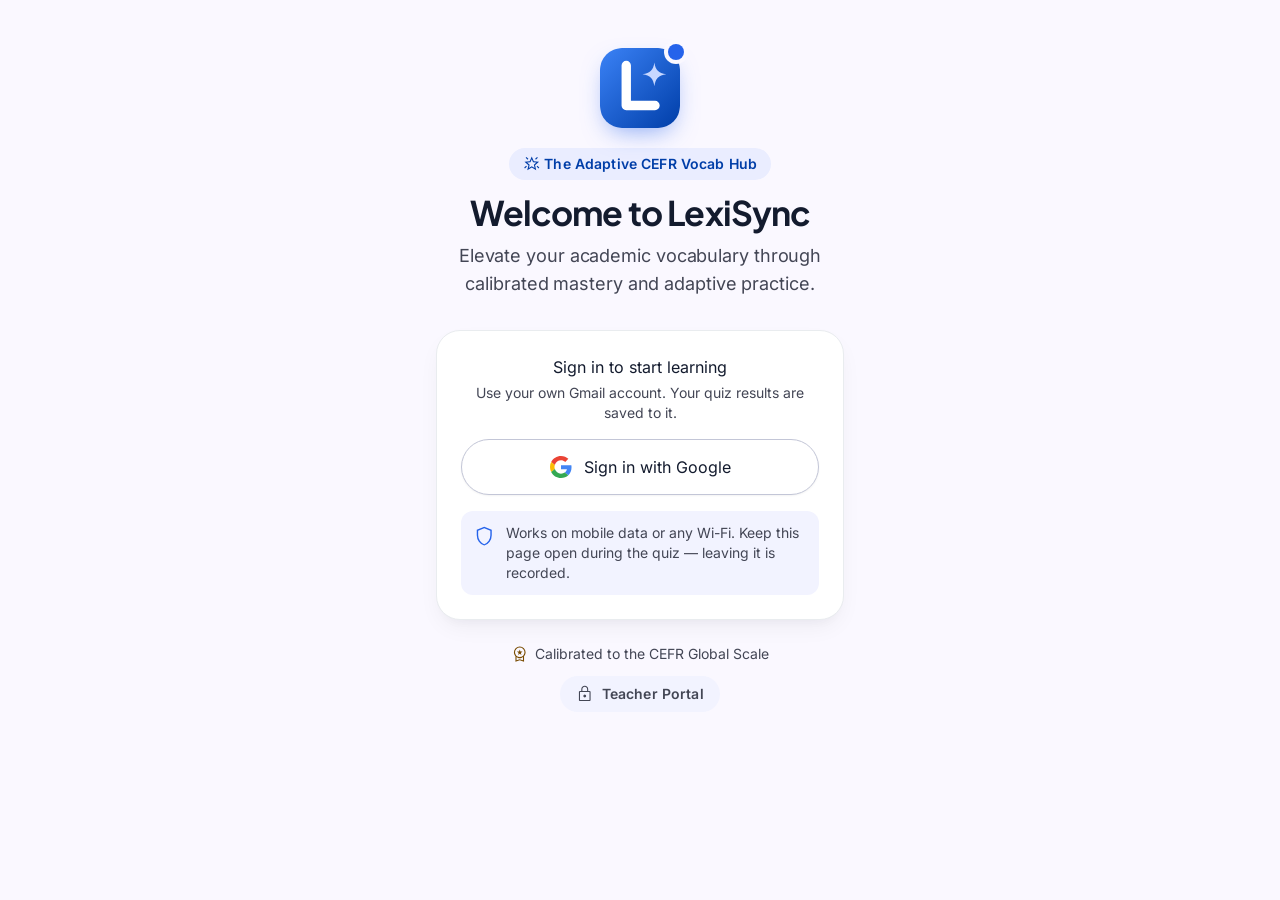
<file: index.html>
<!doctype html>
<html lang="en" data-mode="student">
<head>
<meta charset="utf-8">
<meta name="viewport" content="width=device-width, initial-scale=1, viewport-fit=cover">
<meta name="theme-color" content="#faf8ff">
<meta name="color-scheme" content="light">
<meta name="description" content="LexiSync — The Adaptive CEFR Vocab Hub. Weekly vocabulary mastery quiz.">
<title>LexiSync · Adaptive CEFR Vocab Hub</title>
<link rel="icon" href="favicon.ico">
<link rel="preload" href="fonts/inter.woff2" as="font" type="font/woff2" crossorigin>
<link rel="stylesheet" href="app.css?v=1.1.2">
</head>
<body class="min-h-screen bg-surface text-on-surface antialiased">
<div id="app" class="min-h-screen">
  <div class="min-h-screen flex items-center justify-center text-on-surface-variant font-label-lg text-label-lg">Loading LexiSync…</div>
</div>
<div id="modal-root"></div>
<div id="toast-root"></div>
<noscript><p style="padding:24px;font-family:sans-serif">LexiSync needs JavaScript. Please enable it in your browser.</p></noscript>
<script src="config.js?v=1.1.2"></script>
<script src="firebase.js?v=1.1.2"></script>
<script src="app.js?v=1.1.2"></script>
</body>
</html>
</file>
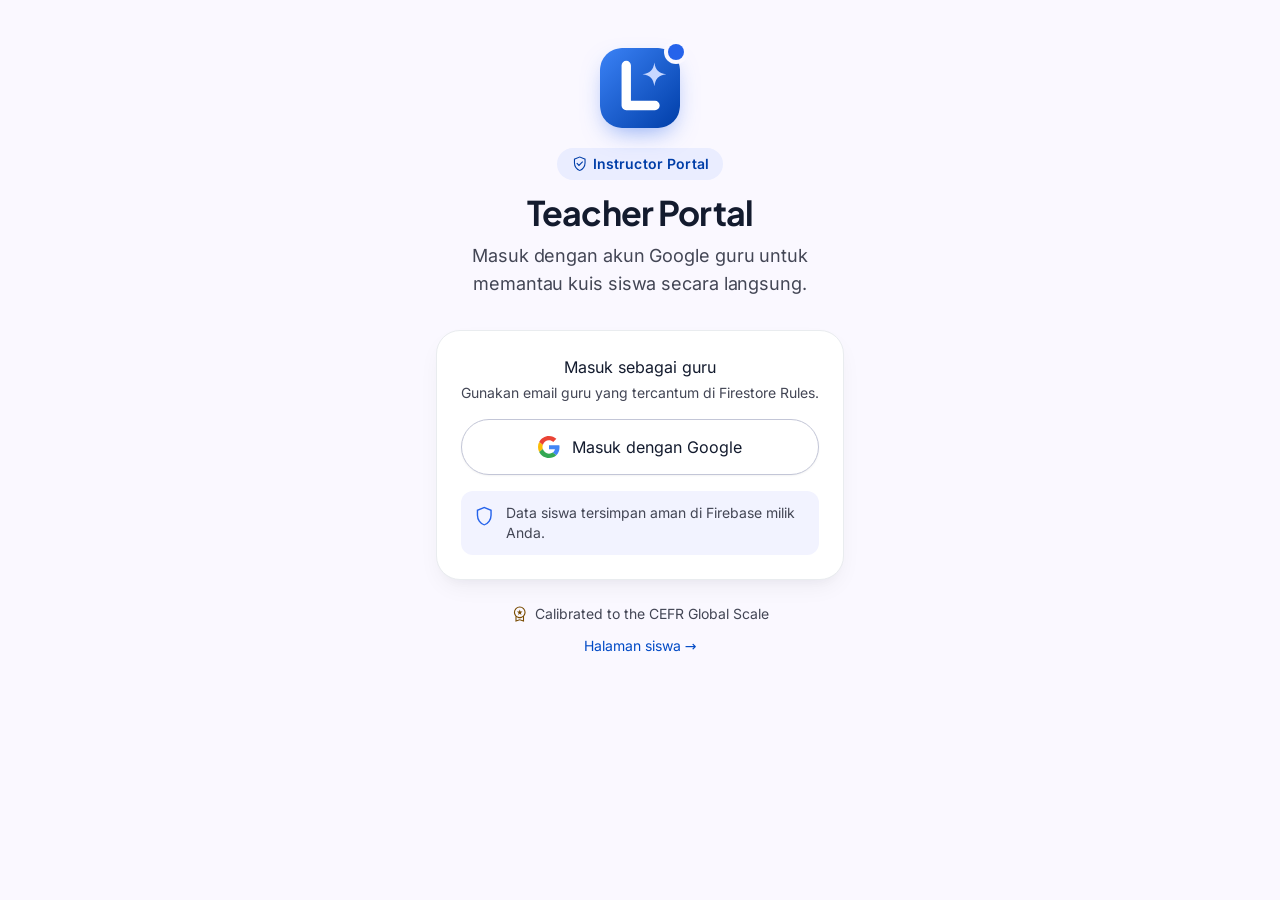
<file: teacher.html>
<!doctype html>
<html lang="en" data-mode="teacher">
<head>
<meta charset="utf-8">
<meta name="viewport" content="width=device-width, initial-scale=1, viewport-fit=cover">
<meta name="theme-color" content="#faf8ff">
<meta name="color-scheme" content="light">
<meta name="description" content="LexiSync — The Adaptive CEFR Vocab Hub. Weekly vocabulary mastery quiz.">
<title>Teacher Portal · LexiSync</title>
<link rel="icon" href="favicon.ico">
<link rel="preload" href="fonts/inter.woff2" as="font" type="font/woff2" crossorigin>
<link rel="stylesheet" href="app.css?v=1.1.2">
</head>
<body class="min-h-screen bg-surface text-on-surface antialiased">
<div id="app" class="min-h-screen">
  <div class="min-h-screen flex items-center justify-center text-on-surface-variant font-label-lg text-label-lg">Loading LexiSync…</div>
</div>
<div id="modal-root"></div>
<div id="toast-root"></div>
<noscript><p style="padding:24px;font-family:sans-serif">LexiSync needs JavaScript. Please enable it in your browser.</p></noscript>
<script src="config.js?v=1.1.2"></script>
<script src="firebase.js?v=1.1.2"></script>
<script src="app.js?v=1.1.2"></script>
</body>
</html>
</file>
<file: app.css>
@font-face{font-family:Inter;font-style:normal;font-display:swap;font-weight:100 900;src:url(fonts/inter.woff2) format("woff2")}@font-face{font-family:Plus Jakarta Sans;font-style:normal;font-display:swap;font-weight:200 800;src:url(fonts/jakarta.woff2) format("woff2")}*,:after,:before{--tw-border-spacing-x:0;--tw-border-spacing-y:0;--tw-translate-x:0;--tw-translate-y:0;--tw-rotate:0;--tw-skew-x:0;--tw-skew-y:0;--tw-scale-x:1;--tw-scale-y:1;--tw-pan-x: ;--tw-pan-y: ;--tw-pinch-zoom: ;--tw-scroll-snap-strictness:proximity;--tw-gradient-from-position: ;--tw-gradient-via-position: ;--tw-gradient-to-position: ;--tw-ordinal: ;--tw-slashed-zero: ;--tw-numeric-figure: ;--tw-numeric-spacing: ;--tw-numeric-fraction: ;--tw-ring-inset: ;--tw-ring-offset-width:0px;--tw-ring-offset-color:#fff;--tw-ring-color:rgba(59,130,246,.5);--tw-ring-offset-shadow:0 0 #0000;--tw-ring-shadow:0 0 #0000;--tw-shadow:0 0 #0000;--tw-shadow-colored:0 0 #0000;--tw-blur: ;--tw-brightness: ;--tw-contrast: ;--tw-grayscale: ;--tw-hue-rotate: ;--tw-invert: ;--tw-saturate: ;--tw-sepia: ;--tw-drop-shadow: ;--tw-backdrop-blur: ;--tw-backdrop-brightness: ;--tw-backdrop-contrast: ;--tw-backdrop-grayscale: ;--tw-backdrop-hue-rotate: ;--tw-backdrop-invert: ;--tw-backdrop-opacity: ;--tw-backdrop-saturate: ;--tw-backdrop-sepia: ;--tw-contain-size: ;--tw-contain-layout: ;--tw-contain-paint: ;--tw-contain-style: }::backdrop{--tw-border-spacing-x:0;--tw-border-spacing-y:0;--tw-translate-x:0;--tw-translate-y:0;--tw-rotate:0;--tw-skew-x:0;--tw-skew-y:0;--tw-scale-x:1;--tw-scale-y:1;--tw-pan-x: ;--tw-pan-y: ;--tw-pinch-zoom: ;--tw-scroll-snap-strictness:proximity;--tw-gradient-from-position: ;--tw-gradient-via-position: ;--tw-gradient-to-position: ;--tw-ordinal: ;--tw-slashed-zero: ;--tw-numeric-figure: ;--tw-numeric-spacing: ;--tw-numeric-fraction: ;--tw-ring-inset: ;--tw-ring-offset-width:0px;--tw-ring-offset-color:#fff;--tw-ring-color:rgba(59,130,246,.5);--tw-ring-offset-shadow:0 0 #0000;--tw-ring-shadow:0 0 #0000;--tw-shadow:0 0 #0000;--tw-shadow-colored:0 0 #0000;--tw-blur: ;--tw-brightness: ;--tw-contrast: ;--tw-grayscale: ;--tw-hue-rotate: ;--tw-invert: ;--tw-saturate: ;--tw-sepia: ;--tw-drop-shadow: ;--tw-backdrop-blur: ;--tw-backdrop-brightness: ;--tw-backdrop-contrast: ;--tw-backdrop-grayscale: ;--tw-backdrop-hue-rotate: ;--tw-backdrop-invert: ;--tw-backdrop-opacity: ;--tw-backdrop-saturate: ;--tw-backdrop-sepia: ;--tw-contain-size: ;--tw-contain-layout: ;--tw-contain-paint: ;--tw-contain-style: }

/*! tailwindcss v3.4.17 | MIT License | https://tailwindcss.com*/*,:after,:before{box-sizing:border-box;border:0 solid #e5e7eb}:after,:before{--tw-content:""}:host,html{line-height:1.5;-webkit-text-size-adjust:100%;-moz-tab-size:4;-o-tab-size:4;tab-size:4;font-family:Inter,system-ui,Segoe UI,Roboto,sans-serif;font-feature-settings:normal;font-variation-settings:normal;-webkit-tap-highlight-color:transparent}body{line-height:inherit}hr{height:0;color:inherit;border-top-width:1px}abbr:where([title]){-webkit-text-decoration:underline dotted;text-decoration:underline dotted}h1,h2,h3,h4,h5,h6{font-size:inherit;font-weight:inherit}a{color:inherit;text-decoration:inherit}b,strong{font-weight:bolder}code,kbd,pre,samp{font-family:ui-monospace,SFMono-Regular,Menlo,Monaco,Consolas,Liberation Mono,Courier New,monospace;font-feature-settings:normal;font-variation-settings:normal;font-size:1em}small{font-size:80%}sub,sup{font-size:75%;line-height:0;position:relative;vertical-align:baseline}sub{bottom:-.25em}sup{top:-.5em}table{text-indent:0;border-color:inherit;border-collapse:collapse}button,input,optgroup,select,textarea{font-family:inherit;font-feature-settings:inherit;font-variation-settings:inherit;font-size:100%;font-weight:inherit;line-height:inherit;letter-spacing:inherit;color:inherit;margin:0;padding:0}button,select{text-transform:none}button,input:where([type=button]),input:where([type=reset]),input:where([type=submit]){-webkit-appearance:button;background-color:transparent;background-image:none}:-moz-focusring{outline:auto}:-moz-ui-invalid{box-shadow:none}progress{vertical-align:baseline}::-webkit-inner-spin-button,::-webkit-outer-spin-button{height:auto}[type=search]{-webkit-appearance:textfield;outline-offset:-2px}::-webkit-search-decoration{-webkit-appearance:none}::-webkit-file-upload-button{-webkit-appearance:button;font:inherit}summary{display:list-item}blockquote,dd,dl,figure,h1,h2,h3,h4,h5,h6,hr,p,pre{margin:0}fieldset{margin:0}fieldset,legend{padding:0}menu,ol,ul{list-style:none;margin:0;padding:0}dialog{padding:0}textarea{resize:vertical}input::-moz-placeholder,textarea::-moz-placeholder{opacity:1;color:#9ca3af}input::placeholder,textarea::placeholder{opacity:1;color:#9ca3af}[role=button],button{cursor:pointer}:disabled{cursor:default}audio,canvas,embed,iframe,img,object,svg,video{display:block;vertical-align:middle}img,video{max-width:100%;height:auto}[hidden]:where(:not([hidden=until-found])){display:none}html{-webkit-text-size-adjust:100%;-webkit-tap-highlight-color:transparent}body{margin:0;overscroll-behavior-y:none;background:#faf8ff;color:#131b2e;font-family:Inter,system-ui,sans-serif}button{-webkit-tap-highlight-color:transparent}a:focus-visible,button:focus-visible,input:focus-visible,select:focus-visible{outline:3px solid rgba(37,99,235,.35);outline-offset:2px}.ic{width:1.25em;height:1.25em;fill:currentColor;display:inline-block;flex-shrink:0;vertical-align:middle}.card{border-radius:1rem;border-width:1px;--tw-border-opacity:1;border-color:rgb(233 236 239/var(--tw-border-opacity,1));--tw-bg-opacity:1;--tw-shadow:0 1px 3px 0 rgba(15,23,42,.04),0 1px 2px -1px rgba(15,23,42,.03);--tw-shadow-colored:0 1px 3px 0 var(--tw-shadow-color),0 1px 2px -1px var(--tw-shadow-color)}.card,.card-lg{background-color:rgb(255 255 255/var(--tw-bg-opacity,1));box-shadow:var(--tw-ring-offset-shadow,0 0 #0000),var(--tw-ring-shadow,0 0 #0000),var(--tw-shadow)}.card-lg{border-radius:1.5rem;border-width:1px;--tw-border-opacity:1;border-color:rgb(233 236 239/var(--tw-border-opacity,1));--tw-bg-opacity:1;--tw-shadow:0 10px 25px -5px rgba(15,23,42,.06),0 8px 10px -6px rgba(15,23,42,.03);--tw-shadow-colored:0 10px 25px -5px var(--tw-shadow-color),0 8px 10px -6px var(--tw-shadow-color)}.btn{display:inline-flex;-webkit-user-select:none;-moz-user-select:none;user-select:none;align-items:center;justify-content:center;gap:.5rem;border-radius:9999px;font-family:Inter,sans-serif;font-size:14px;line-height:20px;letter-spacing:.01em;font-weight:600;transition-property:all;transition-timing-function:cubic-bezier(.4,0,.2,1);transition-duration:.15s}.btn:active{--tw-translate-y:1px;transform:translate(var(--tw-translate-x),var(--tw-translate-y)) rotate(var(--tw-rotate)) skewX(var(--tw-skew-x)) skewY(var(--tw-skew-y)) scaleX(var(--tw-scale-x)) scaleY(var(--tw-scale-y))}.btn:disabled{cursor:not-allowed;opacity:.5}.btn-primary{display:inline-flex;-webkit-user-select:none;-moz-user-select:none;user-select:none;align-items:center;justify-content:center;gap:.5rem;border-radius:9999px;font-family:Inter,sans-serif;font-size:14px;line-height:20px;letter-spacing:.01em;font-weight:600;transition-property:all;transition-timing-function:cubic-bezier(.4,0,.2,1);transition-duration:.15s}.btn-primary:active{--tw-translate-y:1px;transform:translate(var(--tw-translate-x),var(--tw-translate-y)) rotate(var(--tw-rotate)) skewX(var(--tw-skew-x)) skewY(var(--tw-skew-y)) scaleX(var(--tw-scale-x)) scaleY(var(--tw-scale-y))}.btn-primary:disabled{cursor:not-allowed;opacity:.5}.btn-primary{--tw-bg-opacity:1;background-color:rgb(37 99 235/var(--tw-bg-opacity,1));--tw-text-opacity:1;color:rgb(255 255 255/var(--tw-text-opacity,1));--tw-shadow:0 6px 16px -6px rgba(37,99,235,.6);--tw-shadow-colored:0 6px 16px -6px var(--tw-shadow-color);box-shadow:var(--tw-ring-offset-shadow,0 0 #0000),var(--tw-ring-shadow,0 0 #0000),var(--tw-shadow)}.btn-primary:hover{--tw-bg-opacity:1;background-color:rgb(29 78 216/var(--tw-bg-opacity,1))}.btn-danger{display:inline-flex;-webkit-user-select:none;-moz-user-select:none;user-select:none;align-items:center;justify-content:center;gap:.5rem;border-radius:9999px;font-family:Inter,sans-serif;font-size:14px;line-height:20px;letter-spacing:.01em;font-weight:600;transition-property:all;transition-timing-function:cubic-bezier(.4,0,.2,1);transition-duration:.15s}.btn-danger:active{--tw-translate-y:1px;transform:translate(var(--tw-translate-x),var(--tw-translate-y)) rotate(var(--tw-rotate)) skewX(var(--tw-skew-x)) skewY(var(--tw-skew-y)) scaleX(var(--tw-scale-x)) scaleY(var(--tw-scale-y))}.btn-danger:disabled{cursor:not-allowed;opacity:.5}.btn-danger{--tw-bg-opacity:1;background-color:rgb(186 26 26/var(--tw-bg-opacity,1));--tw-text-opacity:1;color:rgb(255 255 255/var(--tw-text-opacity,1));--tw-shadow:0 6px 16px -6px rgba(186,26,26,.55);--tw-shadow-colored:0 6px 16px -6px var(--tw-shadow-color);box-shadow:var(--tw-ring-offset-shadow,0 0 #0000),var(--tw-ring-shadow,0 0 #0000),var(--tw-shadow)}.btn-danger:hover{--tw-bg-opacity:1;background-color:rgb(147 0 10/var(--tw-bg-opacity,1))}.btn-ghost{display:inline-flex;-webkit-user-select:none;-moz-user-select:none;user-select:none;align-items:center;justify-content:center;gap:.5rem;border-radius:9999px;font-family:Inter,sans-serif;font-size:14px;line-height:20px;letter-spacing:.01em;font-weight:600;transition-property:all;transition-timing-function:cubic-bezier(.4,0,.2,1);transition-duration:.15s}.btn-ghost:active{--tw-translate-y:1px;transform:translate(var(--tw-translate-x),var(--tw-translate-y)) rotate(var(--tw-rotate)) skewX(var(--tw-skew-x)) skewY(var(--tw-skew-y)) scaleX(var(--tw-scale-x)) scaleY(var(--tw-scale-y))}.btn-ghost:disabled{cursor:not-allowed;opacity:.5}.btn-ghost{--tw-bg-opacity:1;background-color:rgb(242 243 255/var(--tw-bg-opacity,1));--tw-text-opacity:1;color:rgb(19 27 46/var(--tw-text-opacity,1))}.btn-ghost:hover{--tw-bg-opacity:1;background-color:rgb(234 237 255/var(--tw-bg-opacity,1))}.btn-outline{display:inline-flex;-webkit-user-select:none;-moz-user-select:none;user-select:none;align-items:center;justify-content:center;gap:.5rem;border-radius:9999px;font-family:Inter,sans-serif;font-size:14px;line-height:20px;letter-spacing:.01em;font-weight:600;transition-property:all;transition-timing-function:cubic-bezier(.4,0,.2,1);transition-duration:.15s}.btn-outline:active{--tw-translate-y:1px;transform:translate(var(--tw-translate-x),var(--tw-translate-y)) rotate(var(--tw-rotate)) skewX(var(--tw-skew-x)) skewY(var(--tw-skew-y)) scaleX(var(--tw-scale-x)) scaleY(var(--tw-scale-y))}.btn-outline:disabled{cursor:not-allowed;opacity:.5}.btn-outline{border-width:1px;--tw-border-opacity:1;border-color:rgb(195 198 215/var(--tw-border-opacity,1));--tw-bg-opacity:1;background-color:rgb(255 255 255/var(--tw-bg-opacity,1));--tw-text-opacity:1;color:rgb(19 27 46/var(--tw-text-opacity,1))}.btn-outline:hover{--tw-bg-opacity:1;background-color:rgb(242 243 255/var(--tw-bg-opacity,1))}.chip{display:inline-flex;height:1.5rem;align-items:center;gap:.25rem;white-space:nowrap;border-radius:9999px;padding-left:.625rem;padding-right:.625rem;font-family:Inter,sans-serif;font-size:11px;line-height:14px;letter-spacing:.03em;font-weight:500}.field{width:100%;border-radius:.75rem;border-width:1px;--tw-border-opacity:1;border-color:rgb(233 236 239/var(--tw-border-opacity,1));--tw-bg-opacity:1;background-color:rgb(242 243 255/var(--tw-bg-opacity,1));padding:.875rem 1rem;font-size:16px;line-height:24px;letter-spacing:0;font-weight:400;--tw-text-opacity:1;color:rgb(19 27 46/var(--tw-text-opacity,1));outline:2px solid transparent;outline-offset:2px;transition-property:all;transition-timing-function:cubic-bezier(.4,0,.2,1);transition-duration:.15s}.field::-moz-placeholder{--tw-text-opacity:1;color:rgb(148 163 184/var(--tw-text-opacity,1))}.field::placeholder{--tw-text-opacity:1;color:rgb(148 163 184/var(--tw-text-opacity,1))}.field:focus{--tw-border-opacity:1;border-color:rgb(37 99 235/var(--tw-border-opacity,1));--tw-bg-opacity:1;background-color:rgb(255 255 255/var(--tw-bg-opacity,1));--tw-ring-offset-shadow:var(--tw-ring-inset) 0 0 0 var(--tw-ring-offset-width) var(--tw-ring-offset-color);--tw-ring-shadow:var(--tw-ring-inset) 0 0 0 calc(4px + var(--tw-ring-offset-width)) var(--tw-ring-color);box-shadow:var(--tw-ring-offset-shadow),var(--tw-ring-shadow),var(--tw-shadow,0 0 #0000);--tw-ring-color:rgba(37,99,235,.15)}.eyebrow{font-family:Inter,sans-serif;font-size:11px;line-height:14px;font-weight:500;text-transform:uppercase;letter-spacing:.12em;--tw-text-opacity:1;color:rgb(67 70 85/var(--tw-text-opacity,1))}.opt{display:flex;width:100%;align-items:center;gap:.75rem;border-radius:1rem;border-width:1.5px;--tw-border-opacity:1;border-color:rgb(233 236 239/var(--tw-border-opacity,1));--tw-bg-opacity:1;background-color:rgb(255 255 255/var(--tw-bg-opacity,1));padding:1rem;text-align:left;transition-property:all;transition-timing-function:cubic-bezier(.4,0,.2,1);transition-duration:.15s}.opt:active{--tw-translate-y:1px;transform:translate(var(--tw-translate-x),var(--tw-translate-y)) rotate(var(--tw-rotate)) skewX(var(--tw-skew-x)) skewY(var(--tw-skew-y)) scaleX(var(--tw-scale-x)) scaleY(var(--tw-scale-y))}.opt:hover{--tw-border-opacity:1;border-color:rgb(180 197 255/var(--tw-border-opacity,1));background-color:rgba(242,243,255,.6)}.opt.sel{--tw-border-opacity:1;border-color:rgb(37 99 235/var(--tw-border-opacity,1));background-color:rgba(37,99,235,.06);--tw-shadow:0 0 0 3px rgba(37,99,235,.1);--tw-shadow-colored:0 0 0 3px var(--tw-shadow-color);box-shadow:var(--tw-ring-offset-shadow,0 0 #0000),var(--tw-ring-shadow,0 0 #0000),var(--tw-shadow)}.radio{display:flex;height:1.25rem;width:1.25rem;flex-shrink:0;align-items:center;justify-content:center;border-radius:9999px;border-width:2px;--tw-border-opacity:1;border-color:rgb(195 198 215/var(--tw-border-opacity,1));transition-property:color,background-color,border-color,text-decoration-color,fill,stroke;transition-timing-function:cubic-bezier(.4,0,.2,1);transition-duration:.15s}.opt.sel .radio{--tw-border-opacity:1;border-color:rgb(37 99 235/var(--tw-border-opacity,1));--tw-bg-opacity:1;background-color:rgb(37 99 235/var(--tw-bg-opacity,1))}.seg{height:.375rem;flex:1 1 0%;border-radius:9999px;--tw-bg-opacity:1;background-color:rgb(226 231 255/var(--tw-bg-opacity,1));transition-property:color,background-color,border-color,text-decoration-color,fill,stroke;transition-timing-function:cubic-bezier(.4,0,.2,1);transition-duration:.15s}.backdrop{position:fixed;inset:0;z-index:80;display:flex;align-items:center;justify-content:center;background-color:rgba(15,23,42,.35);padding:1rem;--tw-backdrop-blur:blur(8px);-webkit-backdrop-filter:var(--tw-backdrop-blur) var(--tw-backdrop-brightness) var(--tw-backdrop-contrast) var(--tw-backdrop-grayscale) var(--tw-backdrop-hue-rotate) var(--tw-backdrop-invert) var(--tw-backdrop-opacity) var(--tw-backdrop-saturate) var(--tw-backdrop-sepia);backdrop-filter:var(--tw-backdrop-blur) var(--tw-backdrop-brightness) var(--tw-backdrop-contrast) var(--tw-backdrop-grayscale) var(--tw-backdrop-hue-rotate) var(--tw-backdrop-invert) var(--tw-backdrop-opacity) var(--tw-backdrop-saturate) var(--tw-backdrop-sepia)}.modal{max-height:92vh;width:100%;max-width:28rem;overflow-y:auto;border-radius:1.5rem;--tw-bg-opacity:1;background-color:rgb(255 255 255/var(--tw-bg-opacity,1));padding:1.5rem;--tw-shadow:0 25px 50px -12px rgba(15,23,42,.25);--tw-shadow-colored:0 25px 50px -12px var(--tw-shadow-color);box-shadow:var(--tw-ring-offset-shadow,0 0 #0000),var(--tw-ring-shadow,0 0 #0000),var(--tw-shadow)}@media (min-width:640px){.modal{padding:1.75rem}}.pointer-events-none{pointer-events:none}.fixed{position:fixed}.absolute{position:absolute}.relative{position:relative}.sticky{position:sticky}.inset-0{inset:0}.inset-x-0{left:0;right:0}.-right-1{right:-.25rem}.-top-1{top:-.25rem}.bottom-0{bottom:0}.bottom-6{bottom:1.5rem}.left-1\/2{left:50%}.left-3{left:.75rem}.left-4{left:1rem}.right-0{right:0}.right-4{right:1rem}.top-0{top:0}.top-1\/2{top:50%}.z-40{z-index:40}.z-\[100\]{z-index:100}.z-\[90\]{z-index:90}.-mx-5{margin-left:-1.25rem;margin-right:-1.25rem}.mx-1{margin-left:.25rem;margin-right:.25rem}.mx-auto{margin-left:auto;margin-right:auto}.-mb-5{margin-bottom:-1.25rem}.-ml-2{margin-left:-.5rem}.mb-2{margin-bottom:.5rem}.mb-2\.5{margin-bottom:.625rem}.ml-1{margin-left:.25rem}.ml-auto{margin-left:auto}.mr-1{margin-right:.25rem}.mt-0\.5{margin-top:.125rem}.mt-1{margin-top:.25rem}.mt-1\.5{margin-top:.375rem}.mt-2{margin-top:.5rem}.mt-2\.5{margin-top:.625rem}.mt-3{margin-top:.75rem}.mt-4{margin-top:1rem}.mt-5{margin-top:1.25rem}.mt-6{margin-top:1.5rem}.mt-8{margin-top:2rem}.block{display:block}.inline-block{display:inline-block}.flex{display:flex}.inline-flex{display:inline-flex}.grid{display:grid}.hidden{display:none}.h-1\.5{height:.375rem}.h-10{height:2.5rem}.h-11{height:2.75rem}.h-12{height:3rem}.h-14{height:3.5rem}.h-16{height:4rem}.h-2{height:.5rem}.h-20{height:5rem}.h-3{height:.75rem}.h-4{height:1rem}.h-5{height:1.25rem}.h-52{height:13rem}.h-7{height:1.75rem}.h-8{height:2rem}.h-9{height:2.25rem}.h-\[168px\]{height:168px}.h-auto{height:auto}.h-full{height:100%}.min-h-\[170px\]{min-height:170px}.min-h-screen{min-height:100vh}.\!w-auto{width:auto!important}.w-1\.5{width:.375rem}.w-10{width:2.5rem}.w-11{width:2.75rem}.w-12{width:3rem}.w-14{width:3.5rem}.w-16{width:4rem}.w-2{width:.5rem}.w-20{width:5rem}.w-24{width:6rem}.w-3{width:.75rem}.w-4{width:1rem}.w-5{width:1.25rem}.w-52{width:13rem}.w-7{width:1.75rem}.w-8{width:2rem}.w-9{width:2.25rem}.w-\[168px\]{width:168px}.w-full{width:100%}.min-w-0{min-width:0}.min-w-\[200px\]{min-width:200px}.max-w-2xl{max-width:42rem}.max-w-6xl{max-width:72rem}.max-w-\[92vw\]{max-width:92vw}.max-w-md{max-width:28rem}.max-w-sm{max-width:24rem}.max-w-xl{max-width:36rem}.flex-1{flex:1 1 0%}.flex-\[1\.4\]{flex:1.4}.shrink-0{flex-shrink:0}.-translate-y-1\/2{--tw-translate-y:-50%}.-rotate-90,.-translate-y-1\/2{transform:translate(var(--tw-translate-x),var(--tw-translate-y)) rotate(var(--tw-rotate)) skewX(var(--tw-skew-x)) skewY(var(--tw-skew-y)) scaleX(var(--tw-scale-x)) scaleY(var(--tw-scale-y))}.-rotate-90{--tw-rotate:-90deg}.rotate-180{--tw-rotate:180deg;transform:translate(var(--tw-translate-x),var(--tw-translate-y)) rotate(var(--tw-rotate)) skewX(var(--tw-skew-x)) skewY(var(--tw-skew-y)) scaleX(var(--tw-scale-x)) scaleY(var(--tw-scale-y))}.cursor-pointer{cursor:pointer}.list-decimal{list-style-type:decimal}.appearance-none{-webkit-appearance:none;-moz-appearance:none;appearance:none}.grid-cols-2{grid-template-columns:repeat(2,minmax(0,1fr))}.grid-cols-3{grid-template-columns:repeat(3,minmax(0,1fr))}.grid-cols-6{grid-template-columns:repeat(6,minmax(0,1fr))}.flex-col{flex-direction:column}.flex-wrap{flex-wrap:wrap}.items-start{align-items:flex-start}.items-end{align-items:flex-end}.items-center{align-items:center}.items-baseline{align-items:baseline}.justify-center{justify-content:center}.justify-between{justify-content:space-between}.gap-0\.5{gap:.125rem}.gap-1{gap:.25rem}.gap-1\.5{gap:.375rem}.gap-2{gap:.5rem}.gap-2\.5{gap:.625rem}.gap-3{gap:.75rem}.gap-4{gap:1rem}.gap-6{gap:1.5rem}.gap-x-3{-moz-column-gap:.75rem;column-gap:.75rem}.gap-y-0\.5{row-gap:.125rem}.space-y-1>:not([hidden])~:not([hidden]){--tw-space-y-reverse:0;margin-top:calc(.25rem*(1 - var(--tw-space-y-reverse)));margin-bottom:calc(.25rem*var(--tw-space-y-reverse))}.space-y-2>:not([hidden])~:not([hidden]){--tw-space-y-reverse:0;margin-top:calc(.5rem*(1 - var(--tw-space-y-reverse)));margin-bottom:calc(.5rem*var(--tw-space-y-reverse))}.space-y-2\.5>:not([hidden])~:not([hidden]){--tw-space-y-reverse:0;margin-top:calc(.625rem*(1 - var(--tw-space-y-reverse)));margin-bottom:calc(.625rem*var(--tw-space-y-reverse))}.space-y-3>:not([hidden])~:not([hidden]){--tw-space-y-reverse:0;margin-top:calc(.75rem*(1 - var(--tw-space-y-reverse)));margin-bottom:calc(.75rem*var(--tw-space-y-reverse))}.space-y-4>:not([hidden])~:not([hidden]){--tw-space-y-reverse:0;margin-top:calc(1rem*(1 - var(--tw-space-y-reverse)));margin-bottom:calc(1rem*var(--tw-space-y-reverse))}.space-y-5>:not([hidden])~:not([hidden]){--tw-space-y-reverse:0;margin-top:calc(1.25rem*(1 - var(--tw-space-y-reverse)));margin-bottom:calc(1.25rem*var(--tw-space-y-reverse))}.space-y-6>:not([hidden])~:not([hidden]){--tw-space-y-reverse:0;margin-top:calc(1.5rem*(1 - var(--tw-space-y-reverse)));margin-bottom:calc(1.5rem*var(--tw-space-y-reverse))}.overflow-hidden{overflow:hidden}.overflow-x-auto{overflow-x:auto}.truncate{overflow:hidden;text-overflow:ellipsis}.truncate,.whitespace-nowrap{white-space:nowrap}.break-words{overflow-wrap:break-word}.break-all{word-break:break-all}.rounded-2xl{border-radius:1rem}.rounded-3xl{border-radius:1.5rem}.rounded-\[22px\]{border-radius:22px}.rounded-full{border-radius:9999px}.rounded-xl{border-radius:.75rem}.rounded-b-2xl{border-bottom-right-radius:1rem;border-bottom-left-radius:1rem}.border{border-width:1px}.border-b-2{border-bottom-width:2px}.border-t{border-top-width:1px}.border-dashed{border-style:dashed}.\!border-\[rgba\(239\2c 68\2c 68\2c 0\.3\)\]{border-color:rgba(239,68,68,.3)!important}.\!border-\[rgba\(239\2c 68\2c 68\2c 0\.35\)\]{border-color:rgba(239,68,68,.35)!important}.border-\[\#a7f3d0\]{--tw-border-opacity:1;border-color:rgb(167 243 208/var(--tw-border-opacity,1))}.border-\[\#e9ecef\]{--tw-border-opacity:1;border-color:rgb(233 236 239/var(--tw-border-opacity,1))}.border-\[rgba\(239\2c 68\2c 68\2c 0\.2\)\]{border-color:rgba(239,68,68,.2)}.border-\[rgba\(239\2c 68\2c 68\2c 0\.25\)\]{border-color:rgba(239,68,68,.25)}.border-\[rgba\(37\2c 99\2c 235\2c 0\.35\)\]{border-color:rgba(37,99,235,.35)}.border-outline-variant{--tw-border-opacity:1;border-color:rgb(195 198 215/var(--tw-border-opacity,1))}.border-primary-container\/40{border-color:rgba(37,99,235,.4)}.border-primary-container\/60{border-color:rgba(37,99,235,.6)}.border-surface-container{--tw-border-opacity:1;border-color:rgb(234 237 255/var(--tw-border-opacity,1))}.\!bg-error-container{--tw-bg-opacity:1!important;background-color:rgb(255 218 214/var(--tw-bg-opacity,1))!important}.\!bg-primary{--tw-bg-opacity:1!important;background-color:rgb(0 74 198/var(--tw-bg-opacity,1))!important}.\!bg-primary-container\/45{background-color:rgba(37,99,235,.45)!important}.bg-\[\#047857\]{--tw-bg-opacity:1;background-color:rgb(4 120 87/var(--tw-bg-opacity,1))}.bg-\[\#10b981\]{--tw-bg-opacity:1;background-color:rgb(16 185 129/var(--tw-bg-opacity,1))}.bg-\[\#d1fae5\]{--tw-bg-opacity:1;background-color:rgb(209 250 229/var(--tw-bg-opacity,1))}.bg-\[\#ecfdf5\]{--tw-bg-opacity:1;background-color:rgb(236 253 245/var(--tw-bg-opacity,1))}.bg-\[\#fdecec\]{--tw-bg-opacity:1;background-color:rgb(253 236 236/var(--tw-bg-opacity,1))}.bg-\[rgba\(124\2c 58\2c 237\2c 0\.1\)\]{background-color:rgba(124,58,237,.1)}.bg-\[rgba\(16\2c 185\2c 129\2c 0\.1\)\]{background-color:rgba(16,185,129,.1)}.bg-\[rgba\(239\2c 68\2c 68\2c 0\.03\)\]{background-color:rgba(239,68,68,.03)}.bg-\[rgba\(239\2c 68\2c 68\2c 0\.06\)\]{background-color:rgba(239,68,68,.06)}.bg-\[rgba\(239\2c 68\2c 68\2c 0\.08\)\]{background-color:rgba(239,68,68,.08)}.bg-\[rgba\(37\2c 99\2c 235\2c 0\.1\)\]{background-color:rgba(37,99,235,.1)}.bg-current{background-color:currentColor}.bg-error{--tw-bg-opacity:1;background-color:rgb(186 26 26/var(--tw-bg-opacity,1))}.bg-error-container{--tw-bg-opacity:1;background-color:rgb(255 218 214/var(--tw-bg-opacity,1))}.bg-inverse-surface{--tw-bg-opacity:1;background-color:rgb(40 48 68/var(--tw-bg-opacity,1))}.bg-primary{--tw-bg-opacity:1;background-color:rgb(0 74 198/var(--tw-bg-opacity,1))}.bg-primary-container{--tw-bg-opacity:1;background-color:rgb(37 99 235/var(--tw-bg-opacity,1))}.bg-primary-container\/10{background-color:rgba(37,99,235,.1)}.bg-secondary-fixed{--tw-bg-opacity:1;background-color:rgb(220 225 255/var(--tw-bg-opacity,1))}.bg-surface{--tw-bg-opacity:1;background-color:rgb(250 248 255/var(--tw-bg-opacity,1))}.bg-surface-container{--tw-bg-opacity:1;background-color:rgb(234 237 255/var(--tw-bg-opacity,1))}.bg-surface-container-high{--tw-bg-opacity:1;background-color:rgb(226 231 255/var(--tw-bg-opacity,1))}.bg-surface-container-low{--tw-bg-opacity:1;background-color:rgb(242 243 255/var(--tw-bg-opacity,1))}.bg-surface\/80{background-color:rgba(250,248,255,.8)}.bg-surface\/85{background-color:rgba(250,248,255,.85)}.bg-tertiary{--tw-bg-opacity:1;background-color:rgb(120 75 0/var(--tw-bg-opacity,1))}.bg-tertiary-fixed{--tw-bg-opacity:1;background-color:rgb(255 221 184/var(--tw-bg-opacity,1))}.bg-white{--tw-bg-opacity:1;background-color:rgb(255 255 255/var(--tw-bg-opacity,1))}.bg-white\/70{background-color:hsla(0,0%,100%,.7)}.bg-white\/90{background-color:hsla(0,0%,100%,.9)}.bg-gradient-to-b{background-image:linear-gradient(to bottom,var(--tw-gradient-stops))}.bg-gradient-to-t{background-image:linear-gradient(to top,var(--tw-gradient-stops))}.from-surface{--tw-gradient-from:#faf8ff var(--tw-gradient-from-position);--tw-gradient-to:rgba(250,248,255,0) var(--tw-gradient-to-position);--tw-gradient-stops:var(--tw-gradient-from),var(--tw-gradient-to)}.from-surface-container-low{--tw-gradient-from:#f2f3ff var(--tw-gradient-from-position);--tw-gradient-to:rgba(242,243,255,0) var(--tw-gradient-to-position);--tw-gradient-stops:var(--tw-gradient-from),var(--tw-gradient-to)}.via-surface\/95{--tw-gradient-to:rgba(250,248,255,0) var(--tw-gradient-to-position);--tw-gradient-stops:var(--tw-gradient-from),rgba(250,248,255,.95) var(--tw-gradient-via-position),var(--tw-gradient-to)}.to-surface\/0{--tw-gradient-to:rgba(250,248,255,0) var(--tw-gradient-to-position)}.to-white{--tw-gradient-to:#fff var(--tw-gradient-to-position)}.object-cover{-o-object-fit:cover;object-fit:cover}.p-1{padding:.25rem}.p-10{padding:2.5rem}.p-3{padding:.75rem}.p-3\.5{padding:.875rem}.p-4{padding:1rem}.p-5{padding:1.25rem}.p-6{padding:1.5rem}.p-7{padding:1.75rem}.p-8{padding:2rem}.\!py-2\.5{padding-top:.625rem!important;padding-bottom:.625rem!important}.px-1{padding-left:.25rem;padding-right:.25rem}.px-1\.5{padding-left:.375rem;padding-right:.375rem}.px-3{padding-left:.75rem;padding-right:.75rem}.px-3\.5{padding-left:.875rem;padding-right:.875rem}.px-4{padding-left:1rem;padding-right:1rem}.px-5{padding-left:1.25rem;padding-right:1.25rem}.py-0\.5{padding-top:.125rem;padding-bottom:.125rem}.py-1\.5{padding-top:.375rem;padding-bottom:.375rem}.py-10{padding-top:2.5rem;padding-bottom:2.5rem}.py-2{padding-top:.5rem;padding-bottom:.5rem}.py-2\.5{padding-top:.625rem;padding-bottom:.625rem}.py-3{padding-top:.75rem;padding-bottom:.75rem}.py-3\.5{padding-top:.875rem;padding-bottom:.875rem}.py-4{padding-top:1rem;padding-bottom:1rem}.py-5{padding-top:1.25rem;padding-bottom:1.25rem}.pb-10{padding-bottom:2.5rem}.pb-12{padding-bottom:3rem}.pb-2{padding-bottom:.5rem}.pb-28{padding-bottom:7rem}.pb-4{padding-bottom:1rem}.pb-40{padding-bottom:10rem}.pb-5{padding-bottom:1.25rem}.pl-10{padding-left:2.5rem}.pl-12{padding-left:3rem}.pl-3\.5{padding-left:.875rem}.pl-5{padding-left:1.25rem}.pr-10{padding-right:2.5rem}.pr-2\.5{padding-right:.625rem}.pt-12{padding-top:3rem}.pt-2{padding-top:.5rem}.pt-4{padding-top:1rem}.pt-6{padding-top:1.5rem}.pt-8{padding-top:2rem}.text-left{text-align:left}.text-center{text-align:center}.align-middle{vertical-align:middle}.font-code-phonetic{font-family:Inter,sans-serif}.font-display{font-family:Plus Jakarta Sans,Inter,system-ui,sans-serif}.font-label-lg,.font-label-md,.font-label-sm{font-family:Inter,sans-serif}.font-mono{font-family:ui-monospace,SFMono-Regular,Menlo,Monaco,Consolas,Liberation Mono,Courier New,monospace}.\!text-\[10px\]{font-size:10px!important}.text-\[10\.5px\]{font-size:10.5px}.text-\[10px\]{font-size:10px}.text-\[11px\]{font-size:11px}.text-\[13px\]{font-size:13px}.text-\[14px\]{font-size:14px}.text-\[15px\]{font-size:15px}.text-\[16px\]{font-size:16px}.text-\[17px\]{font-size:17px}.text-\[18px\]{font-size:18px}.text-\[19px\]{font-size:19px}.text-\[20px\]{font-size:20px}.text-\[22px\]{font-size:22px}.text-\[24px\]{font-size:24px}.text-\[26px\]{font-size:26px}.text-\[28px\]{font-size:28px}.text-\[30px\]{font-size:30px}.text-\[32px\]{font-size:32px}.text-\[34px\]{font-size:34px}.text-\[38px\]{font-size:38px}.text-\[40px\]{font-size:40px}.text-\[44px\]{font-size:44px}.text-\[46px\]{font-size:46px}.text-body-lg{font-size:18px;line-height:28px;letter-spacing:-.005em;font-weight:400}.text-body-md{font-size:16px;line-height:24px}.text-body-md,.text-body-sm{letter-spacing:0;font-weight:400}.text-body-sm{font-size:14px;line-height:20px}.text-code-phonetic{font-size:15px;line-height:22px;letter-spacing:.02em;font-weight:400}.text-display-hero-mobile{font-size:34px;line-height:42px;letter-spacing:-.025em;font-weight:700}.text-headline-lg-mobile{font-size:26px;line-height:34px;letter-spacing:-.015em;font-weight:600}.text-headline-md{font-size:24px;line-height:32px;letter-spacing:-.015em;font-weight:600}.text-headline-sm{font-size:20px;line-height:28px;letter-spacing:-.01em;font-weight:600}.text-label-lg{font-size:14px;line-height:20px;letter-spacing:.01em;font-weight:600}.text-label-md{font-size:12px;line-height:16px;letter-spacing:.02em;font-weight:600}.text-label-sm{font-size:11px;line-height:14px;letter-spacing:.03em;font-weight:500}.font-bold{font-weight:700}.font-medium{font-weight:500}.font-normal{font-weight:400}.font-semibold{font-weight:600}.capitalize{text-transform:capitalize}.italic{font-style:italic}.ordinal{--tw-ordinal:ordinal;font-variant-numeric:var(--tw-ordinal) var(--tw-slashed-zero) var(--tw-numeric-figure) var(--tw-numeric-spacing) var(--tw-numeric-fraction)}.leading-10{line-height:2.5rem}.leading-4{line-height:1rem}.leading-6{line-height:1.5rem}.leading-8{line-height:2rem}.leading-none{line-height:1}.leading-tight{line-height:1.25}.tracking-tight{letter-spacing:-.025em}.\!text-error{--tw-text-opacity:1!important;color:rgb(186 26 26/var(--tw-text-opacity,1))!important}.\!text-on-surface-variant{--tw-text-opacity:1!important;color:rgb(67 70 85/var(--tw-text-opacity,1))!important}.text-\[\#047857\]{--tw-text-opacity:1;color:rgb(4 120 87/var(--tw-text-opacity,1))}.text-\[\#059669\]{--tw-text-opacity:1;color:rgb(5 150 105/var(--tw-text-opacity,1))}.text-\[\#065f46\]{--tw-text-opacity:1;color:rgb(6 95 70/var(--tw-text-opacity,1))}.text-\[\#2563eb\]{--tw-text-opacity:1;color:rgb(37 99 235/var(--tw-text-opacity,1))}.text-\[\#7c3aed\]{--tw-text-opacity:1;color:rgb(124 58 237/var(--tw-text-opacity,1))}.text-\[\#991b1b\]{--tw-text-opacity:1;color:rgb(153 27 27/var(--tw-text-opacity,1))}.text-\[\#991b1b\]\/70{color:rgba(153,27,27,.7)}.text-\[\#991b1b\]\/80{color:rgba(153,27,27,.8)}.text-error{--tw-text-opacity:1;color:rgb(186 26 26/var(--tw-text-opacity,1))}.text-inverse-on-surface{--tw-text-opacity:1;color:rgb(238 240 255/var(--tw-text-opacity,1))}.text-on-error-container{--tw-text-opacity:1;color:rgb(147 0 10/var(--tw-text-opacity,1))}.text-on-primary-fixed-variant{--tw-text-opacity:1;color:rgb(0 62 168/var(--tw-text-opacity,1))}.text-on-secondary-fixed{--tw-text-opacity:1;color:rgb(0 21 81/var(--tw-text-opacity,1))}.text-on-surface{--tw-text-opacity:1;color:rgb(19 27 46/var(--tw-text-opacity,1))}.text-on-surface-variant{--tw-text-opacity:1;color:rgb(67 70 85/var(--tw-text-opacity,1))}.text-on-tertiary-fixed{--tw-text-opacity:1;color:rgb(42 23 0/var(--tw-text-opacity,1))}.text-on-tertiary-fixed-variant{--tw-text-opacity:1;color:rgb(101 62 0/var(--tw-text-opacity,1))}.text-outline{--tw-text-opacity:1;color:rgb(115 118 134/var(--tw-text-opacity,1))}.text-outline-variant{--tw-text-opacity:1;color:rgb(195 198 215/var(--tw-text-opacity,1))}.text-primary{--tw-text-opacity:1;color:rgb(0 74 198/var(--tw-text-opacity,1))}.text-primary-container{--tw-text-opacity:1;color:rgb(37 99 235/var(--tw-text-opacity,1))}.text-tertiary{--tw-text-opacity:1;color:rgb(120 75 0/var(--tw-text-opacity,1))}.text-white{--tw-text-opacity:1;color:rgb(255 255 255/var(--tw-text-opacity,1))}.text-white\/90{color:hsla(0,0%,100%,.9)}.antialiased{-webkit-font-smoothing:antialiased;-moz-osx-font-smoothing:grayscale}.accent-\[\#2563eb\]{accent-color:#2563eb}.opacity-70{opacity:.7}.shadow-\[0_10px_25px_-8px_rgba\(37\2c 99\2c 235\2c 0\.55\)\]{--tw-shadow:0 10px 25px -8px rgba(37,99,235,.55);--tw-shadow-colored:0 10px 25px -8px var(--tw-shadow-color);box-shadow:var(--tw-ring-offset-shadow,0 0 #0000),var(--tw-ring-shadow,0 0 #0000),var(--tw-shadow)}.shadow-\[0_1px_8px_rgba\(0\2c 0\2c 0\2c 0\.04\)\]{--tw-shadow:0 1px 8px rgba(0,0,0,.04);--tw-shadow-colored:0 1px 8px var(--tw-shadow-color);box-shadow:var(--tw-ring-offset-shadow,0 0 #0000),var(--tw-ring-shadow,0 0 #0000),var(--tw-shadow)}.shadow-\[0_6px_16px_-6px_rgba\(0\2c 74\2c 198\2c 0\.7\)\]{--tw-shadow:0 6px 16px -6px rgba(0,74,198,.7);--tw-shadow-colored:0 6px 16px -6px var(--tw-shadow-color)}.shadow-\[0_6px_16px_-6px_rgba\(0\2c 74\2c 198\2c 0\.7\)\],.shadow-sm{box-shadow:var(--tw-ring-offset-shadow,0 0 #0000),var(--tw-ring-shadow,0 0 #0000),var(--tw-shadow)}.shadow-sm{--tw-shadow:0 1px 2px 0 rgba(0,0,0,.05);--tw-shadow-colored:0 1px 2px 0 var(--tw-shadow-color)}.shadow-xl{--tw-shadow:0 20px 25px -5px rgba(0,0,0,.1),0 8px 10px -6px rgba(0,0,0,.1);--tw-shadow-colored:0 20px 25px -5px var(--tw-shadow-color),0 8px 10px -6px var(--tw-shadow-color);box-shadow:var(--tw-ring-offset-shadow,0 0 #0000),var(--tw-ring-shadow,0 0 #0000),var(--tw-shadow)}.ring-2{--tw-ring-offset-shadow:var(--tw-ring-inset) 0 0 0 var(--tw-ring-offset-width) var(--tw-ring-offset-color);--tw-ring-shadow:var(--tw-ring-inset) 0 0 0 calc(2px + var(--tw-ring-offset-width)) var(--tw-ring-color)}.ring-2,.ring-4{box-shadow:var(--tw-ring-offset-shadow),var(--tw-ring-shadow),var(--tw-shadow,0 0 #0000)}.ring-4{--tw-ring-offset-shadow:var(--tw-ring-inset) 0 0 0 var(--tw-ring-offset-width) var(--tw-ring-offset-color);--tw-ring-shadow:var(--tw-ring-inset) 0 0 0 calc(4px + var(--tw-ring-offset-width)) var(--tw-ring-color)}.ring-8{--tw-ring-offset-shadow:var(--tw-ring-inset) 0 0 0 var(--tw-ring-offset-width) var(--tw-ring-offset-color);--tw-ring-shadow:var(--tw-ring-inset) 0 0 0 calc(8px + var(--tw-ring-offset-width)) var(--tw-ring-color);box-shadow:var(--tw-ring-offset-shadow),var(--tw-ring-shadow),var(--tw-shadow,0 0 #0000)}.ring-error-container{--tw-ring-opacity:1;--tw-ring-color:rgb(255 218 214/var(--tw-ring-opacity,1))}.ring-surface{--tw-ring-opacity:1;--tw-ring-color:rgb(250 248 255/var(--tw-ring-opacity,1))}.ring-white{--tw-ring-opacity:1;--tw-ring-color:rgb(255 255 255/var(--tw-ring-opacity,1))}.filter{filter:var(--tw-blur) var(--tw-brightness) var(--tw-contrast) var(--tw-grayscale) var(--tw-hue-rotate) var(--tw-invert) var(--tw-saturate) var(--tw-sepia) var(--tw-drop-shadow)}.backdrop-blur-xl{--tw-backdrop-blur:blur(24px);-webkit-backdrop-filter:var(--tw-backdrop-blur) var(--tw-backdrop-brightness) var(--tw-backdrop-contrast) var(--tw-backdrop-grayscale) var(--tw-backdrop-hue-rotate) var(--tw-backdrop-invert) var(--tw-backdrop-opacity) var(--tw-backdrop-saturate) var(--tw-backdrop-sepia);backdrop-filter:var(--tw-backdrop-blur) var(--tw-backdrop-brightness) var(--tw-backdrop-contrast) var(--tw-backdrop-grayscale) var(--tw-backdrop-hue-rotate) var(--tw-backdrop-invert) var(--tw-backdrop-opacity) var(--tw-backdrop-saturate) var(--tw-backdrop-sepia)}.transition-all{transition-property:all;transition-timing-function:cubic-bezier(.4,0,.2,1);transition-duration:.15s}.transition-colors{transition-property:color,background-color,border-color,text-decoration-color,fill,stroke;transition-timing-function:cubic-bezier(.4,0,.2,1);transition-duration:.15s}.transition-shadow{transition-property:box-shadow;transition-timing-function:cubic-bezier(.4,0,.2,1);transition-duration:.15s}.transition-transform{transition-property:transform;transition-timing-function:cubic-bezier(.4,0,.2,1);transition-duration:.15s}.pb-safe{padding-bottom:env(safe-area-inset-bottom,0)}.pt-safe{padding-top:env(safe-area-inset-top,0)}.no-scrollbar::-webkit-scrollbar{display:none}.tabular{font-variant-numeric:tabular-nums}.view-enter{animation:viewIn .32s cubic-bezier(.2,.8,.2,1) both}@keyframes viewIn{0%{opacity:0;transform:translateY(10px)}to{opacity:1;transform:none}}.pop-in{animation:popIn .28s cubic-bezier(.2,.9,.3,1.2) both}@keyframes popIn{0%{opacity:0;transform:translateY(16px) scale(.97)}to{opacity:1;transform:none}}.fade-in{animation:fadeIn .2s ease both}@keyframes fadeIn{0%{opacity:0}to{opacity:1}}.shake{animation:shake .45s ease both}@keyframes shake{10%,90%{transform:translateX(-1px)}20%,80%{transform:translateX(2px)}30%,50%,70%{transform:translateX(-4px)}40%,60%{transform:translateX(4px)}}.pulse-dot{animation:pulseDot 1.6s ease-in-out infinite}@keyframes pulseDot{0%,to{opacity:1}50%{opacity:.35}}.ring-pulse{animation:ringPulse 1.8s ease-out infinite}@keyframes ringPulse{0%{box-shadow:0 0 0 0 rgba(186,26,26,.35)}to{box-shadow:0 0 0 18px rgba(186,26,26,0)}}.speaking{animation:speak .6s ease-in-out infinite alternate}@keyframes speak{0%{transform:scale(1)}to{transform:scale(1.15)}}.toast{animation:toastIn .25s ease both}@keyframes toastIn{0%{opacity:0;transform:translate(-50%,12px)}to{opacity:1;transform:translate(-50%)}}@media (prefers-reduced-motion:reduce){.fade-in,.pop-in,.pulse-dot,.ring-pulse,.shake,.speaking,.toast,.view-enter{animation:none!important}}.hover\:bg-error-container:hover{--tw-bg-opacity:1;background-color:rgb(255 218 214/var(--tw-bg-opacity,1))}.hover\:bg-surface-container:hover{--tw-bg-opacity:1;background-color:rgb(234 237 255/var(--tw-bg-opacity,1))}.hover\:bg-surface-container-high:hover{--tw-bg-opacity:1;background-color:rgb(226 231 255/var(--tw-bg-opacity,1))}.hover\:bg-surface-container-low:hover{--tw-bg-opacity:1;background-color:rgb(242 243 255/var(--tw-bg-opacity,1))}.hover\:bg-white:hover{--tw-bg-opacity:1;background-color:rgb(255 255 255/var(--tw-bg-opacity,1))}.hover\:bg-white\/60:hover{background-color:hsla(0,0%,100%,.6)}.hover\:bg-white\/70:hover{background-color:hsla(0,0%,100%,.7)}.hover\:text-error:hover{--tw-text-opacity:1;color:rgb(186 26 26/var(--tw-text-opacity,1))}.hover\:shadow-md:hover{--tw-shadow:0 4px 6px -1px rgba(0,0,0,.1),0 2px 4px -2px rgba(0,0,0,.1);--tw-shadow-colored:0 4px 6px -1px var(--tw-shadow-color),0 2px 4px -2px var(--tw-shadow-color);box-shadow:var(--tw-ring-offset-shadow,0 0 #0000),var(--tw-ring-shadow,0 0 #0000),var(--tw-shadow)}.active\:translate-y-px:active{--tw-translate-y:1px;transform:translate(var(--tw-translate-x),var(--tw-translate-y)) rotate(var(--tw-rotate)) skewX(var(--tw-skew-x)) skewY(var(--tw-skew-y)) scaleX(var(--tw-scale-x)) scaleY(var(--tw-scale-y))}.disabled\:opacity-60:disabled{opacity:.6}@media (min-width:640px){.sm\:inline-flex{display:inline-flex}}@media (min-width:768px){.md\:col-span-2{grid-column:span 2/span 2}.md\:h-60{height:15rem}.md\:w-60{width:15rem}.md\:grid-cols-2{grid-template-columns:repeat(2,minmax(0,1fr))}.md\:grid-cols-\[auto\2c 1fr\]{grid-template-columns:auto 1fr}.md\:flex-row{flex-direction:row}.md\:items-center{align-items:center}.md\:p-5{padding:1.25rem}.md\:p-6{padding:1.5rem}.md\:px-6{padding-left:1.5rem;padding-right:1.5rem}.md\:text-\[20px\]{font-size:20px}}@media (min-width:1024px){.lg\:grid-cols-4{grid-template-columns:repeat(4,minmax(0,1fr))}}@media (min-width:1280px){.xl\:col-span-3{grid-column:span 3/span 3}.xl\:grid-cols-3{grid-template-columns:repeat(3,minmax(0,1fr))}}
</file>
